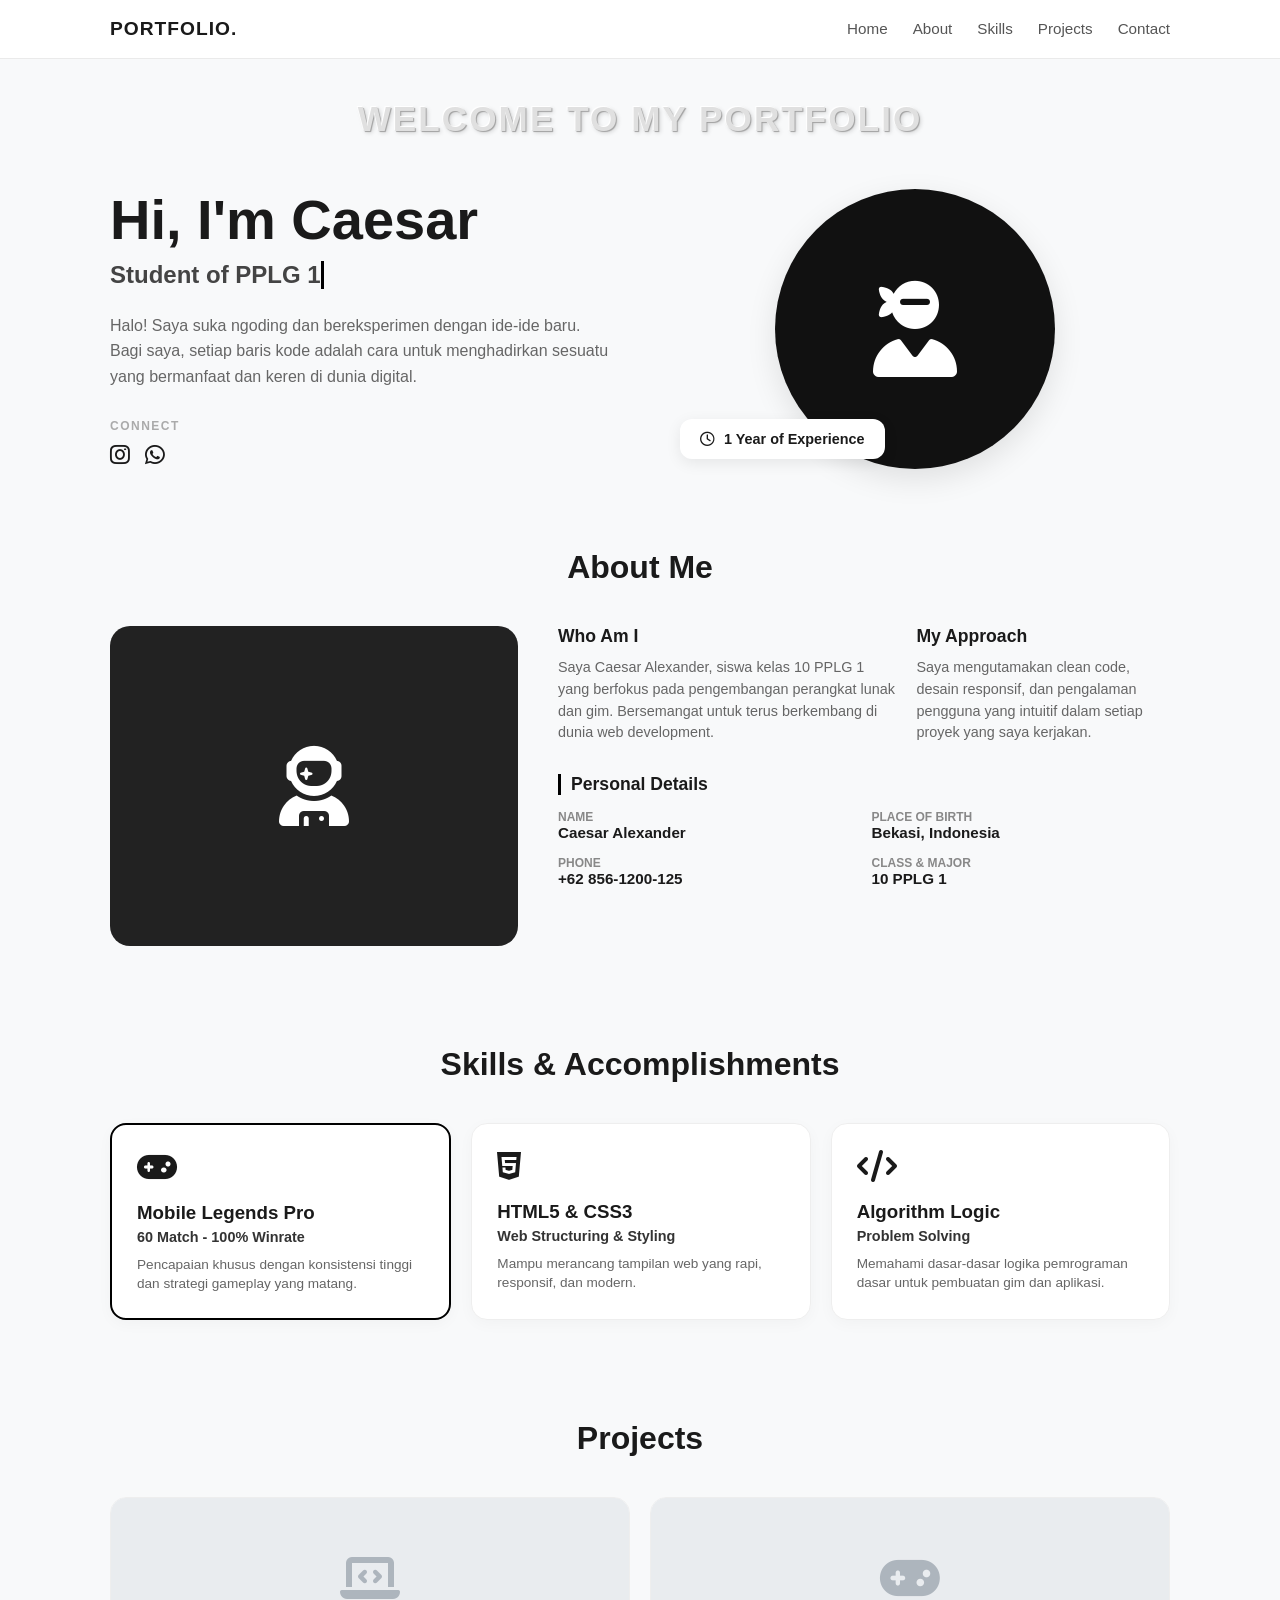
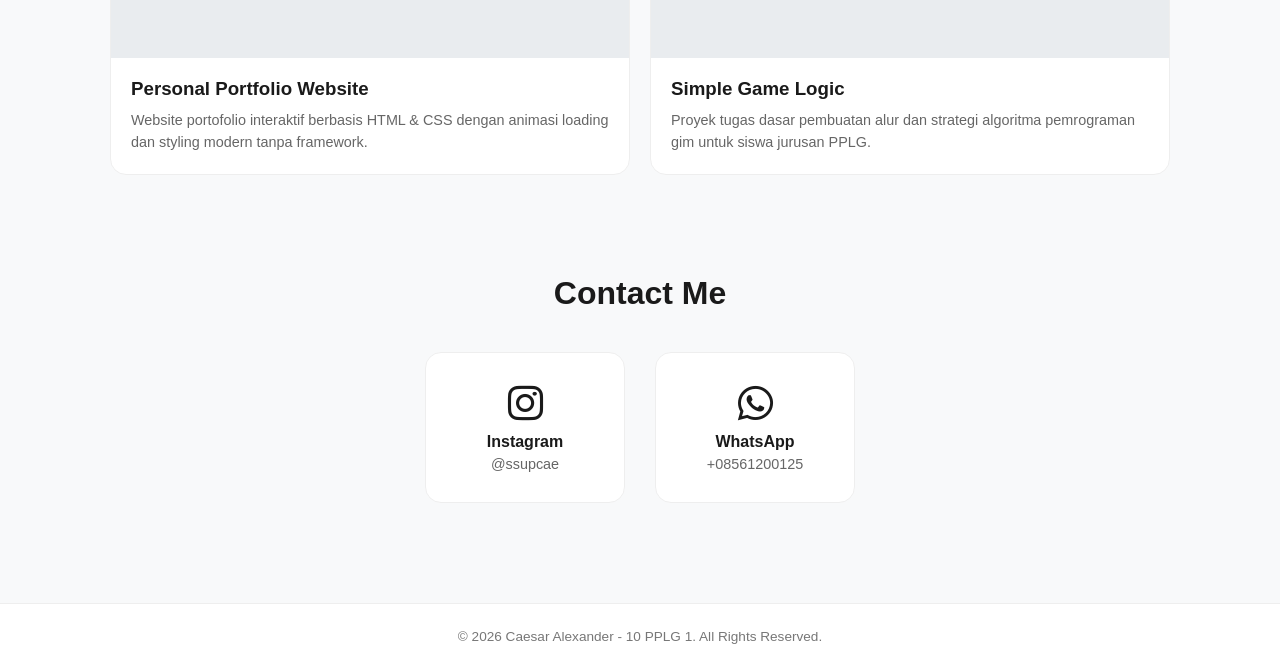
<file: index.html>
<!DOCTYPE html>
<html lang="id">
<head>
    <meta charset="UTF-8">
    <meta name="viewport" content="width=device-width, initial-scale=1.0">
    <title>Portofolio - Caesar Alexander</title>
    <link rel="stylesheet" href="style.css">
    <!-- Font Awesome untuk Icon Sosmed dan Badge -->
    <link rel="stylesheet" href="https://cdnjs.cloudflare.com/ajax/libs/font-awesome/6.4.0/css/all.min.css">
</head>
<body>

    <!-- SCREEN LOADING (PURE CSS ANIMATION) -->
    <div id="loading-screen">
        <div class="loading-content">
            <h1 class="loading-title">Caesar Alexander</h1>
            <p class="loading-subtitle">PORTFOLIO LOADING</p>
            <div class="loading-bar-container">
                <div class="loading-bar"></div>
            </div>
        </div>
    </div>

    <!-- MAIN WEBSITE CONTENT -->
    <div class="main-content">
        
        <!-- NAVBAR -->
        <header>
            <nav class="navbar">
                <div class="logo">PORTFOLIO.</div>
                <ul class="nav-links">
                    <li><a href="#home">Home</a></li>
                    <li><a href="#about">About</a></li>
                    <li><a href="#skills">Skills</a></li>
                    <li><a href="#projects">Projects</a></li>
                    <li><a href="#contact">Contact</a></li>
                </ul>
            </nav>
        </header>

        <!-- HOME SECTION -->
        <section id="home" class="home-section">
            <!-- Teks Timbul Welcome -->
            <div class="welcome-banner">
                <h2 class="embossed-text">WELCOME TO MY PORTFOLIO</h2>
            </div>

            <div class="home-container">
                <div class="home-text">
                    <h1 class="hero-title">Hi, I'm Caesar</h1>
                    <div class="typing-container">
                        <span class="typing-text">Student of PPLG 1</span>
                    </div>
                    <p class="hero-description">
                        Halo! Saya suka ngoding dan bereksperimen dengan ide-ide baru. Bagi saya, setiap baris kode adalah cara untuk menghadirkan sesuatu yang bermanfaat dan keren di dunia digital.
                    </p>
                    
                    <div class="social-connect">
                        <span>CONNECT</span>
                        <div class="social-icons">
                            <a href="https://instagram.com/ssupcae" target="_blank" title="Instagram"><i class="fab fa-instagram"></i></a>
                            <a href="https://wa.me/628561200125" target="_blank" title="WhatsApp"><i class="fab fa-whatsapp"></i></a>
                        </div>
                    </div>
                </div>

                <div class="home-image-wrapper">
                    <div class="profile-avatar">
                        <i class="fas fa-user-ninja"></i>
                    </div>
                    <!-- Badge Stats -->
                    <div class="experience-badge">
                        <i class="far fa-clock"></i>
                        <span>1 Year of Experience</span>
                    </div>
                </div>
            </div>
        </section>

        <!-- ABOUT SECTION -->
        <section id="about" class="about-section">
            <h2 class="section-title">About Me</h2>
            <div class="about-container">
                <div class="about-image">
                    <div class="profile-card">
                        <i class="fas fa-user-astronaut"></i>
                    </div>
                </div>
                <div class="about-info">
                    <div class="about-grid">
                        <div class="about-box">
                            <h3>Who Am I</h3>
                            <p>Saya Caesar Alexander, siswa kelas 10 PPLG 1 yang berfokus pada pengembangan perangkat lunak dan gim. Bersemangat untuk terus berkembang di dunia web development.</p>
                        </div>
                        <div class="about-box">
                            <h3>My Approach</h3>
                            <p>Saya mengutamakan clean code, desain responsif, dan pengalaman pengguna yang intuitif dalam setiap proyek yang saya kerjakan.</p>
                        </div>
                    </div>

                    <!-- Personal Details sesuai revisi -->
                    <div class="personal-details">
                        <h3>Personal Details</h3>
                        <div class="details-grid">
                            <div class="detail-item">
                                <span class="label">NAME</span>
                                <span class="value">Caesar Alexander</span>
                            </div>
                            <div class="detail-item">
                                <span class="label">PLACE OF BIRTH</span>
                                <span class="value">Bekasi, Indonesia</span>
                            </div>
                            <div class="detail-item">
                                <span class="label">PHONE</span>
                                <span class="value">+62 856-1200-125</span>
                            </div>
                            <div class="detail-item">
                                <span class="label">CLASS & MAJOR</span>
                                <span class="value">10 PPLG 1</span>
                            </div>
                        </div>
                    </div>
                </div>
            </div>
        </section>

        <!-- SKILLS SECTION -->
        <section id="skills" class="skills-section">
            <h2 class="section-title">Skills & Accomplishments</h2>
            <div class="skills-grid">
                
                <!-- Skill Mobile Legends Sesuai Permintaan -->
                <div class="skill-card highlight-card">
                    <div class="skill-icon"><i class="fas fa-gamepad"></i></div>
                    <h3>Mobile Legends Pro</h3>
                    <p class="skill-detail">60 Match - 100% Winrate</p>
                    <p class="skill-desc">Pencapaian khusus dengan konsistensi tinggi dan strategi gameplay yang matang.</p>
                </div>

                <!-- Requirement PDF Min 3 Skills -->
                <div class="skill-card">
                    <div class="skill-icon"><i class="fab fa-html5"></i></div>
                    <h3>HTML5 & CSS3</h3>
                    <p class="skill-detail">Web Structuring & Styling</p>
                    <p class="skill-desc">Mampu merancang tampilan web yang rapi, responsif, dan modern.</p>
                </div>

                <div class="skill-card">
                    <div class="skill-icon"><i class="fas fa-code"></i></div>
                    <h3>Algorithm Logic</h3>
                    <p class="skill-detail">Problem Solving</p>
                    <p class="skill-desc">Memahami dasar-dasar logika pemrograman dasar untuk pembuatan gim dan aplikasi.</p>
                </div>

            </div>
        </section>

        <!-- PROJECTS SECTION (Requirement PDF Min 2 Projects) -->
        <section id="projects" class="projects-section">
            <h2 class="section-title">Projects</h2>
            <div class="projects-grid">
                
                <div class="project-card">
                    <div class="project-img-placeholder">
                        <i class="fas fa-laptop-code"></i>
                    </div>
                    <div class="project-content">
                        <h3>Personal Portfolio Website</h3>
                        <p>Website portofolio interaktif berbasis HTML & CSS dengan animasi loading dan styling modern tanpa framework.</p>
                    </div>
                </div>

                <div class="project-card">
                    <div class="project-img-placeholder">
                        <i class="fas fa-gamepad"></i>
                    </div>
                    <div class="project-content">
                        <h3>Simple Game Logic</h3>
                        <p>Proyek tugas dasar pembuatan alur dan strategi algoritma pemrograman gim untuk siswa jurusan PPLG.</p>
                    </div>
                </div>

            </div>
        </section>

        <!-- CONTACT SECTION -->
        <section id="contact" class="contact-section">
            <h2 class="section-title">Contact Me</h2>
            <div class="contact-cards">
                <a href="https://instagram.com/ssupcae" target="_blank" class="contact-card">
                    <i class="fab fa-instagram"></i>
                    <h4>Instagram</h4>
                    <p>@ssupcae</p>
                </a>
                <a href="https://wa.me/628561200125" target="_blank" class="contact-card">
                    <i class="fab fa-whatsapp"></i>
                    <h4>WhatsApp</h4>
                    <p>+08561200125</p>
                </a>
            </div>
        </section>

        <!-- FOOTER -->
        <footer>
            <p>&copy; 2026 Caesar Alexander - 10 PPLG 1. All Rights Reserved.</p>
        </footer>

    </div>

</body>
</html>
</file>
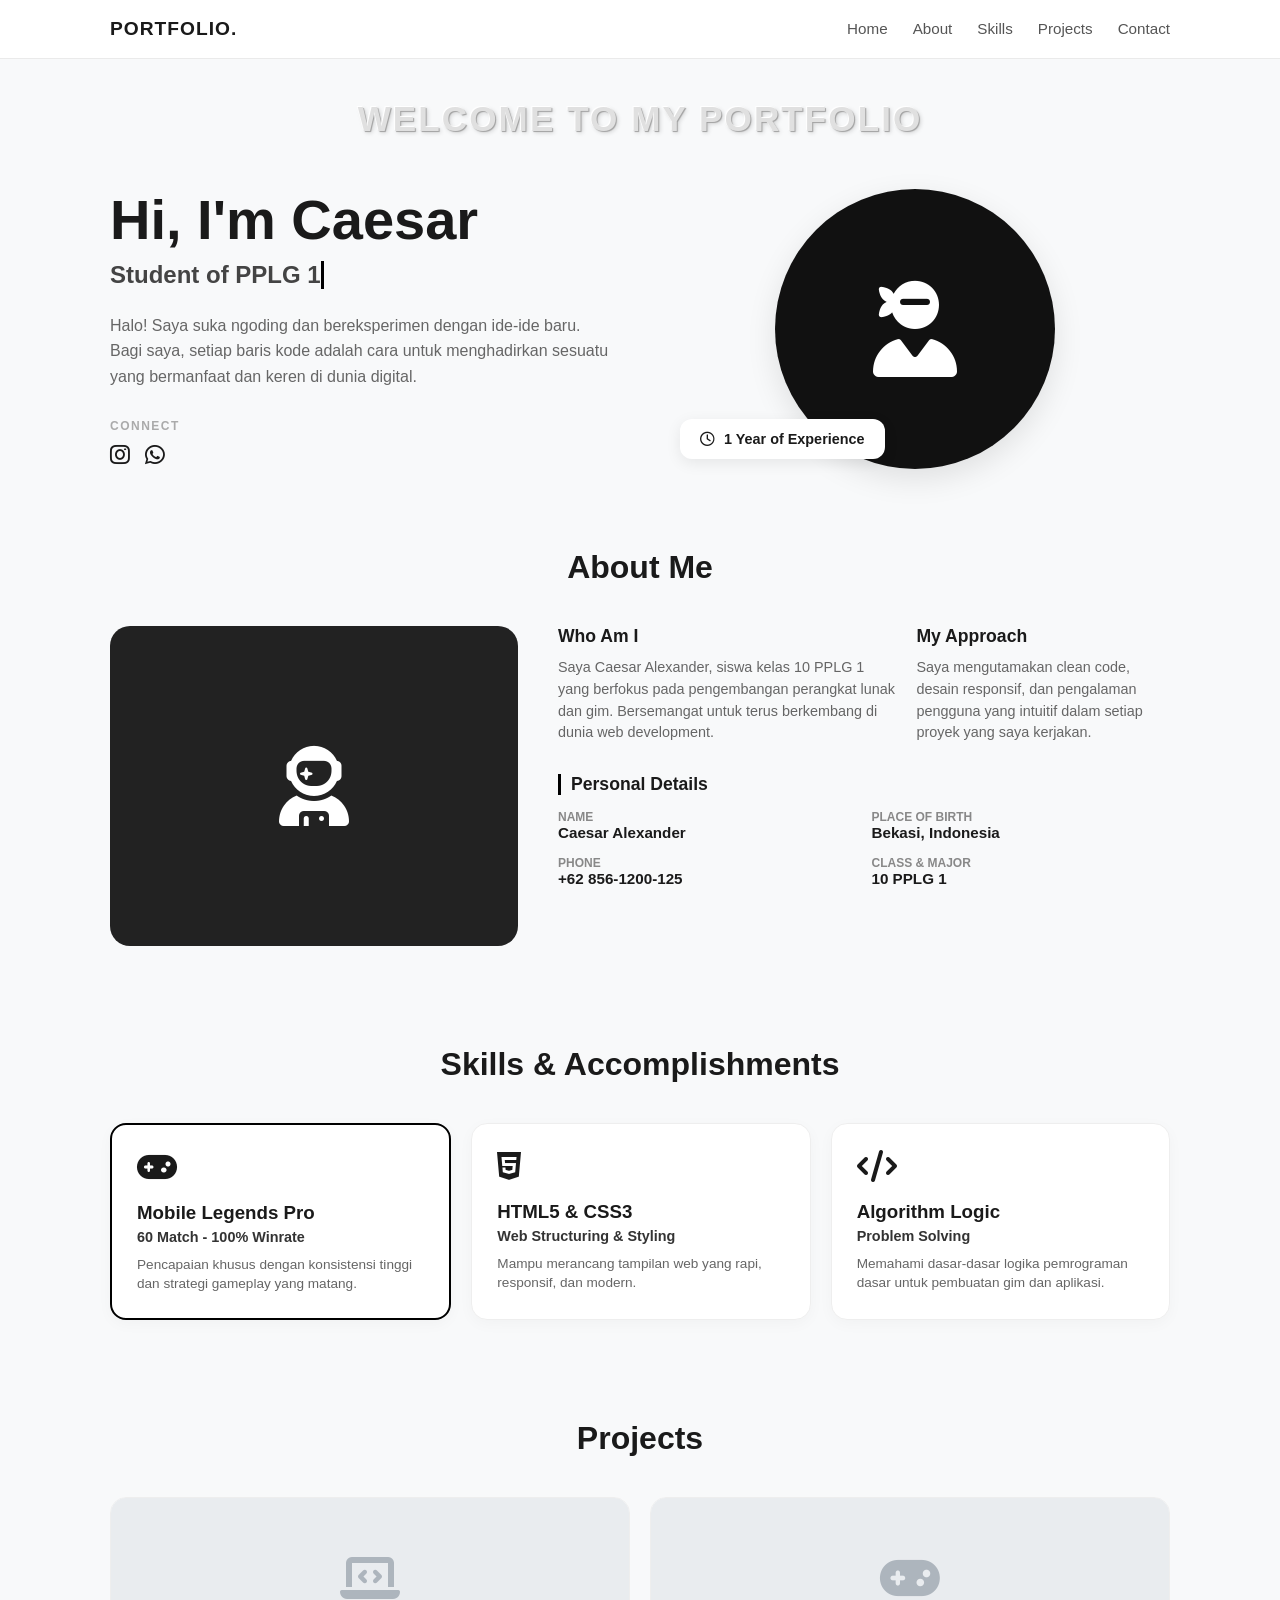
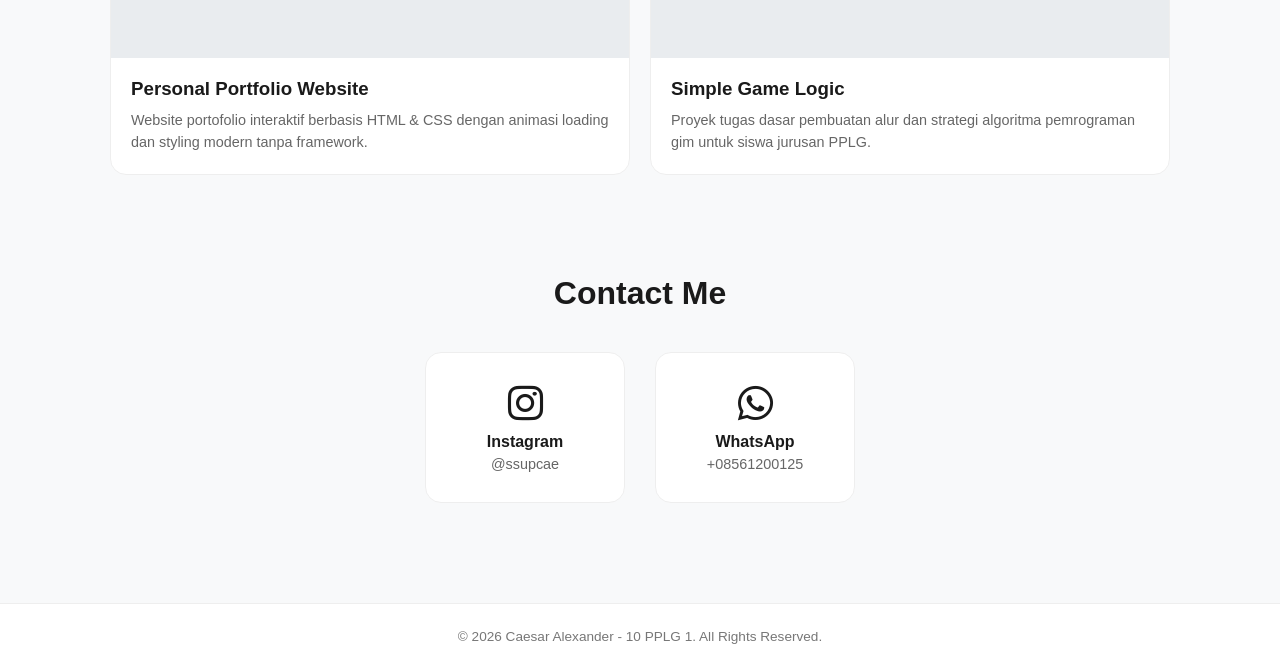
<file: index.html.html>
<!DOCTYPE html>
<html lang="id">
<head>
    <meta charset="UTF-8">
    <meta name="viewport" content="width=device-width, initial-scale=1.0">
    <title>Portofolio - Caesar Alexander</title>
    <link rel="stylesheet" href="style.css">
    <!-- Font Awesome untuk Icon Sosmed dan Badge -->
    <link rel="stylesheet" href="https://cdnjs.cloudflare.com/ajax/libs/font-awesome/6.4.0/css/all.min.css">
</head>
<body>

    <!-- SCREEN LOADING (PURE CSS ANIMATION) -->
    <div id="loading-screen">
        <div class="loading-content">
            <h1 class="loading-title">Caesar Alexander</h1>
            <p class="loading-subtitle">PORTFOLIO LOADING</p>
            <div class="loading-bar-container">
                <div class="loading-bar"></div>
            </div>
        </div>
    </div>

    <!-- MAIN WEBSITE CONTENT -->
    <div class="main-content">
        
        <!-- NAVBAR -->
        <header>
            <nav class="navbar">
                <div class="logo">PORTFOLIO.</div>
                <ul class="nav-links">
                    <li><a href="#home">Home</a></li>
                    <li><a href="#about">About</a></li>
                    <li><a href="#skills">Skills</a></li>
                    <li><a href="#projects">Projects</a></li>
                    <li><a href="#contact">Contact</a></li>
                </ul>
            </nav>
        </header>

        <!-- HOME SECTION -->
        <section id="home" class="home-section">
            <!-- Teks Timbul Welcome -->
            <div class="welcome-banner">
                <h2 class="embossed-text">WELCOME TO MY PORTFOLIO</h2>
            </div>

            <div class="home-container">
                <div class="home-text">
                    <h1 class="hero-title">Hi, I'm Caesar</h1>
                    <div class="typing-container">
                        <span class="typing-text">Student of PPLG 1</span>
                    </div>
                    <p class="hero-description">
                        Halo! Saya suka ngoding dan bereksperimen dengan ide-ide baru. Bagi saya, setiap baris kode adalah cara untuk menghadirkan sesuatu yang bermanfaat dan keren di dunia digital.
                    </p>
                    
                    <div class="social-connect">
                        <span>CONNECT</span>
                        <div class="social-icons">
                            <a href="https://instagram.com/ssupcae" target="_blank" title="Instagram"><i class="fab fa-instagram"></i></a>
                            <a href="https://wa.me/628561200125" target="_blank" title="WhatsApp"><i class="fab fa-whatsapp"></i></a>
                        </div>
                    </div>
                </div>

                <div class="home-image-wrapper">
                    <div class="profile-avatar">
                        <i class="fas fa-user-ninja"></i>
                    </div>
                    <!-- Badge Stats -->
                    <div class="experience-badge">
                        <i class="far fa-clock"></i>
                        <span>1 Year of Experience</span>
                    </div>
                </div>
            </div>
        </section>

        <!-- ABOUT SECTION -->
        <section id="about" class="about-section">
            <h2 class="section-title">About Me</h2>
            <div class="about-container">
                <div class="about-image">
                    <div class="profile-card">
                        <i class="fas fa-user-astronaut"></i>
                    </div>
                </div>
                <div class="about-info">
                    <div class="about-grid">
                        <div class="about-box">
                            <h3>Who Am I</h3>
                            <p>Saya Caesar Alexander, siswa kelas 10 PPLG 1 yang berfokus pada pengembangan perangkat lunak dan gim. Bersemangat untuk terus berkembang di dunia web development.</p>
                        </div>
                        <div class="about-box">
                            <h3>My Approach</h3>
                            <p>Saya mengutamakan clean code, desain responsif, dan pengalaman pengguna yang intuitif dalam setiap proyek yang saya kerjakan.</p>
                        </div>
                    </div>

                    <!-- Personal Details sesuai revisi -->
                    <div class="personal-details">
                        <h3>Personal Details</h3>
                        <div class="details-grid">
                            <div class="detail-item">
                                <span class="label">NAME</span>
                                <span class="value">Caesar Alexander</span>
                            </div>
                            <div class="detail-item">
                                <span class="label">PLACE OF BIRTH</span>
                                <span class="value">Bekasi, Indonesia</span>
                            </div>
                            <div class="detail-item">
                                <span class="label">PHONE</span>
                                <span class="value">+62 856-1200-125</span>
                            </div>
                            <div class="detail-item">
                                <span class="label">CLASS & MAJOR</span>
                                <span class="value">10 PPLG 1</span>
                            </div>
                        </div>
                    </div>
                </div>
            </div>
        </section>

        <!-- SKILLS SECTION -->
        <section id="skills" class="skills-section">
            <h2 class="section-title">Skills & Accomplishments</h2>
            <div class="skills-grid">
                
                <!-- Skill Mobile Legends Sesuai Permintaan -->
                <div class="skill-card highlight-card">
                    <div class="skill-icon"><i class="fas fa-gamepad"></i></div>
                    <h3>Mobile Legends Pro</h3>
                    <p class="skill-detail">60 Match - 100% Winrate</p>
                    <p class="skill-desc">Pencapaian khusus dengan konsistensi tinggi dan strategi gameplay yang matang.</p>
                </div>

                <!-- Requirement PDF Min 3 Skills -->
                <div class="skill-card">
                    <div class="skill-icon"><i class="fab fa-html5"></i></div>
                    <h3>HTML5 & CSS3</h3>
                    <p class="skill-detail">Web Structuring & Styling</p>
                    <p class="skill-desc">Mampu merancang tampilan web yang rapi, responsif, dan modern.</p>
                </div>

                <div class="skill-card">
                    <div class="skill-icon"><i class="fas fa-code"></i></div>
                    <h3>Algorithm Logic</h3>
                    <p class="skill-detail">Problem Solving</p>
                    <p class="skill-desc">Memahami dasar-dasar logika pemrograman dasar untuk pembuatan gim dan aplikasi.</p>
                </div>

            </div>
        </section>

        <!-- PROJECTS SECTION (Requirement PDF Min 2 Projects) -->
        <section id="projects" class="projects-section">
            <h2 class="section-title">Projects</h2>
            <div class="projects-grid">
                
                <div class="project-card">
                    <div class="project-img-placeholder">
                        <i class="fas fa-laptop-code"></i>
                    </div>
                    <div class="project-content">
                        <h3>Personal Portfolio Website</h3>
                        <p>Website portofolio interaktif berbasis HTML & CSS dengan animasi loading dan styling modern tanpa framework.</p>
                    </div>
                </div>

                <div class="project-card">
                    <div class="project-img-placeholder">
                        <i class="fas fa-gamepad"></i>
                    </div>
                    <div class="project-content">
                        <h3>Simple Game Logic</h3>
                        <p>Proyek tugas dasar pembuatan alur dan strategi algoritma pemrograman gim untuk siswa jurusan PPLG.</p>
                    </div>
                </div>

            </div>
        </section>

        <!-- CONTACT SECTION -->
        <section id="contact" class="contact-section">
            <h2 class="section-title">Contact Me</h2>
            <div class="contact-cards">
                <a href="https://instagram.com/ssupcae" target="_blank" class="contact-card">
                    <i class="fab fa-instagram"></i>
                    <h4>Instagram</h4>
                    <p>@ssupcae</p>
                </a>
                <a href="https://wa.me/628561200125" target="_blank" class="contact-card">
                    <i class="fab fa-whatsapp"></i>
                    <h4>WhatsApp</h4>
                    <p>+08561200125</p>
                </a>
            </div>
        </section>

        <!-- FOOTER -->
        <footer>
            <p>&copy; 2026 Caesar Alexander - 10 PPLG 1. All Rights Reserved.</p>
        </footer>

    </div>

</body>
</html>
</file>
<file: style.css>
/* RESET & BASE STYLES */
* {
    margin: 0;
    padding: 0;
    box-sizing: border-box;
    font-family: 'Segoe UI', Tahoma, Geneva, Verdana, sans-serif;
    scroll-behavior: smooth;
}

body {
    background-color: #f8f9fa;
    color: #1a1a1a;
    overflow-x: hidden;
}

/* ==========================================
   LOADING SCREEN (PURE CSS)
   ========================================== */
#loading-screen {
    position: fixed;
    top: 0;
    left: 0;
    width: 100%;
    height: 100vh;
    background-color: #ffffff;
    display: flex;
    justify-content: center;
    align-items: center;
    z-index: 9999;
    /* Animasi fade out otomatis setelah 3 detik */
    animation: fadeOutScreen 0.5s ease-in-out 3s forwards;
}

.loading-content {
    text-align: center;
}

.loading-title {
    font-size: 2.5rem;
    font-weight: 700;
    color: #0d0d0d;
    margin-bottom: 5px;
    letter-spacing: -0.5px;
}

.loading-subtitle {
    font-size: 0.8rem;
    font-weight: 600;
    letter-spacing: 3px;
    color: #666;
    margin-bottom: 25px;
}

.loading-bar-container {
    width: 220px;
    height: 3px;
    background-color: #e0e0e0;
    margin: 0 auto;
    overflow: hidden;
    position: relative;
    border-radius: 2px;
}

.loading-bar {
    width: 0%;
    height: 100%;
    background-color: #000000;
    position: absolute;
    top: 0;
    left: 0;
    /* Tanda garis gerak selama 3 detik */
    animation: fillLoadingBar 3s ease-in-out forwards;
}

@keyframes fillLoadingBar {
    0% { width: 0%; }
    50% { width: 60%; }
    100% { width: 100%; }
}

@keyframes fadeOutScreen {
    0% { opacity: 1; visibility: visible; }
    99% { opacity: 0; visibility: visible; }
    100% { opacity: 0; visibility: hidden; pointer-events: none; }
}

/* Main Content Visibility Animation */
.main-content {
    opacity: 0;
    animation: revealContent 0.5s ease-in-out 3.2s forwards;
}

@keyframes revealContent {
    to { opacity: 1; }
}

/* ==========================================
   NAVBAR
   ========================================== */
header {
    position: sticky;
    top: 0;
    background: rgba(255, 255, 255, 0.95);
    backdrop-filter: blur(8px);
    z-index: 1000;
    border-bottom: 1px solid #eaeaea;
}

.navbar {
    display: flex;
    justify-content: space-between;
    align-items: center;
    max-width: 1100px;
    margin: 0 auto;
    padding: 18px 20px;
}

.logo {
    font-weight: 800;
    font-size: 1.2rem;
    letter-spacing: 1px;
}

.nav-links {
    display: flex;
    list-style: none;
    gap: 25px;
}

.nav-links a {
    text-decoration: none;
    color: #555;
    font-weight: 500;
    font-size: 0.95rem;
    transition: color 0.3s ease;
}

.nav-links a:hover {
    color: #000;
    font-weight: 700;
}

/* ==========================================
   HOME SECTION & WELCOME BANNER
   ========================================== */
.home-section {
    max-width: 1100px;
    margin: 40px auto 80px auto;
    padding: 0 20px;
}

/* EFEK TIMBUL (EMBOSSED) */
.welcome-banner {
    text-align: center;
    margin-bottom: 50px;
}

.embossed-text {
    font-size: 2.2rem;
    font-weight: 900;
    color: #e0e0e0;
    text-shadow: 
        -1px -1px 1px #ffffff,
         1px  1px 1px #a0a0a0,
         2px  2px 4px rgba(0,0,0,0.15);
    letter-spacing: 2px;
}

.home-container {
    display: flex;
    justify-content: space-between;
    align-items: center;
    gap: 40px;
}

.home-text {
    flex: 1;
}

.hero-title {
    font-size: 3.5rem;
    font-weight: 800;
    margin-bottom: 10px;
    line-height: 1.1;
}

/* CSS TYPING EFFECT */
.typing-container {
    display: inline-block;
    margin-bottom: 20px;
}

.typing-text {
    font-size: 1.5rem;
    font-weight: 600;
    color: #444;
    border-right: 3px solid #000;
    white-space: nowrap;
    overflow: hidden;
    display: inline-block;
    animation: typing 2.5s steps(18) infinite alternate, blink 0.75s infinite;
}

@keyframes typing {
    from { width: 0; }
    to { width: 100%; }
}

@keyframes blink {
    50% { border-color: transparent; }
}

.hero-description {
    color: #666;
    line-height: 1.6;
    margin-bottom: 30px;
    max-width: 500px;
}

.social-connect span {
    display: block;
    font-size: 0.75rem;
    font-weight: 700;
    color: #aaa;
    letter-spacing: 1.5px;
    margin-bottom: 10px;
}

.social-icons {
    display: flex;
    gap: 15px;
}

.social-icons a {
    color: #1a1a1a;
    font-size: 1.4rem;
    transition: transform 0.2s;
}

.social-icons a:hover {
    transform: translateY(-3px);
}

.home-image-wrapper {
    position: relative;
    flex: 1;
    display: flex;
    justify-content: center;
}

.profile-avatar {
    width: 280px;
    height: 280px;
    border-radius: 50%;
    background-color: #111;
    color: #fff;
    display: flex;
    justify-content: center;
    align-items: center;
    font-size: 6rem;
    box-shadow: 0 10px 30px rgba(0,0,0,0.1);
}

.experience-badge {
    position: absolute;
    bottom: 10px;
    left: 20px;
    background: #ffffff;
    padding: 12px 20px;
    border-radius: 12px;
    box-shadow: 0 4px 15px rgba(0,0,0,0.08);
    display: flex;
    align-items: center;
    gap: 10px;
    font-weight: 600;
    font-size: 0.9rem;
}

/* ==========================================
   ABOUT SECTION
   ========================================== */
.about-section {
    max-width: 1100px;
    margin: 0 auto 100px auto;
    padding: 0 20px;
}

.section-title {
    font-size: 2rem;
    font-weight: 800;
    margin-bottom: 40px;
    text-align: center;
}

.about-container {
    display: flex;
    gap: 40px;
    align-items: flex-start;
}

.about-image {
    flex: 1;
}

.profile-card {
    width: 100%;
    height: 320px;
    background: #222;
    border-radius: 20px;
    display: flex;
    justify-content: center;
    align-items: center;
    color: #fff;
    font-size: 5rem;
}

.about-info {
    flex: 1.5;
}

.about-grid {
    display: flex;
    gap: 20px;
    margin-bottom: 30px;
}

.about-box h3 {
    font-size: 1.1rem;
    margin-bottom: 10px;
}

.about-box p {
    color: #666;
    font-size: 0.9rem;
    line-height: 1.5;
}

.personal-details h3 {
    font-size: 1.1rem;
    margin-bottom: 15px;
    border-left: 3px solid #000;
    padding-left: 10px;
}

.details-grid {
    display: grid;
    grid-template-columns: 1fr 1fr;
    gap: 15px;
}

.detail-item {
    display: flex;
    flex-direction: column;
}

.detail-item .label {
    font-size: 0.75rem;
    color: #888;
    font-weight: 700;
}

.detail-item .value {
    font-size: 0.95rem;
    font-weight: 600;
}

/* ==========================================
   SKILLS SECTION
   ========================================== */
.skills-section {
    max-width: 1100px;
    margin: 0 auto 100px auto;
    padding: 0 20px;
}

.skills-grid {
    display: flex;
    gap: 20px;
    flex-wrap: wrap;
}

.skill-card {
    flex: 1;
    min-width: 250px;
    background: #fff;
    padding: 25px;
    border-radius: 16px;
    box-shadow: 0 4px 15px rgba(0,0,0,0.03);
    border: 1px solid #eee;
    transition: transform 0.3s ease;
}

.skill-card:hover {
    transform: translateY(-5px);
}

.highlight-card {
    border: 2px solid #000;
}

.skill-icon {
    font-size: 2rem;
    margin-bottom: 15px;
}

.skill-card h3 {
    margin-bottom: 5px;
}

.skill-detail {
    font-weight: 700;
    font-size: 0.9rem;
    color: #333;
    margin-bottom: 10px;
}

.skill-desc {
    color: #666;
    font-size: 0.85rem;
    line-height: 1.4;
}

/* ==========================================
   PROJECTS SECTION
   ========================================== */
.projects-section {
    max-width: 1100px;
    margin: 0 auto 100px auto;
    padding: 0 20px;
}

.projects-grid {
    display: flex;
    gap: 20px;
}

.project-card {
    flex: 1;
    background: #fff;
    border-radius: 16px;
    overflow: hidden;
    border: 1px solid #eee;
    transition: transform 0.3s ease;
}

.project-card:hover {
    transform: translateY(-5px);
}

.project-img-placeholder {
    width: 100%;
    height: 160px;
    background: #e9ecef;
    display: flex;
    justify-content: center;
    align-items: center;
    font-size: 3rem;
    color: #adb5bd;
}

.project-content {
    padding: 20px;
}

.project-content h3 {
    margin-bottom: 10px;
}

.project-content p {
    color: #666;
    font-size: 0.9rem;
    line-height: 1.5;
}

/* ==========================================
   CONTACT SECTION
   ========================================== */
.contact-section {
    max-width: 1100px;
    margin: 0 auto 100px auto;
    padding: 0 20px;
    text-align: center;
}

.contact-cards {
    display: flex;
    justify-content: center;
    gap: 30px;
}

.contact-card {
    background: #fff;
    padding: 30px 40px;
    border-radius: 16px;
    text-decoration: none;
    color: #1a1a1a;
    border: 1px solid #eee;
    transition: transform 0.3s, box-shadow 0.3s;
    min-width: 200px;
}

.contact-card:hover {
    transform: translateY(-5px);
    box-shadow: 0 10px 20px rgba(0,0,0,0.05);
}

.contact-card i {
    font-size: 2.5rem;
    margin-bottom: 10px;
}

.contact-card h4 {
    margin-bottom: 5px;
}

.contact-card p {
    color: #666;
    font-size: 0.9rem;
}

/* ==========================================
   FOOTER
   ========================================== */
footer {
    text-align: center;
    padding: 25px;
    border-top: 1px solid #eee;
    background: #fff;
    font-size: 0.85rem;
    color: #777;
}

/* RESPONSIVE DESIGN */
@media (max-width: 768px) {
    .home-container, .about-container, .projects-grid, .contact-cards {
        flex-direction: column;
    }
    
    .hero-title {
        font-size: 2.5rem;
    }
    
    .about-grid, .details-grid {
        grid-template-columns: 1fr;
    }
}
</file>
